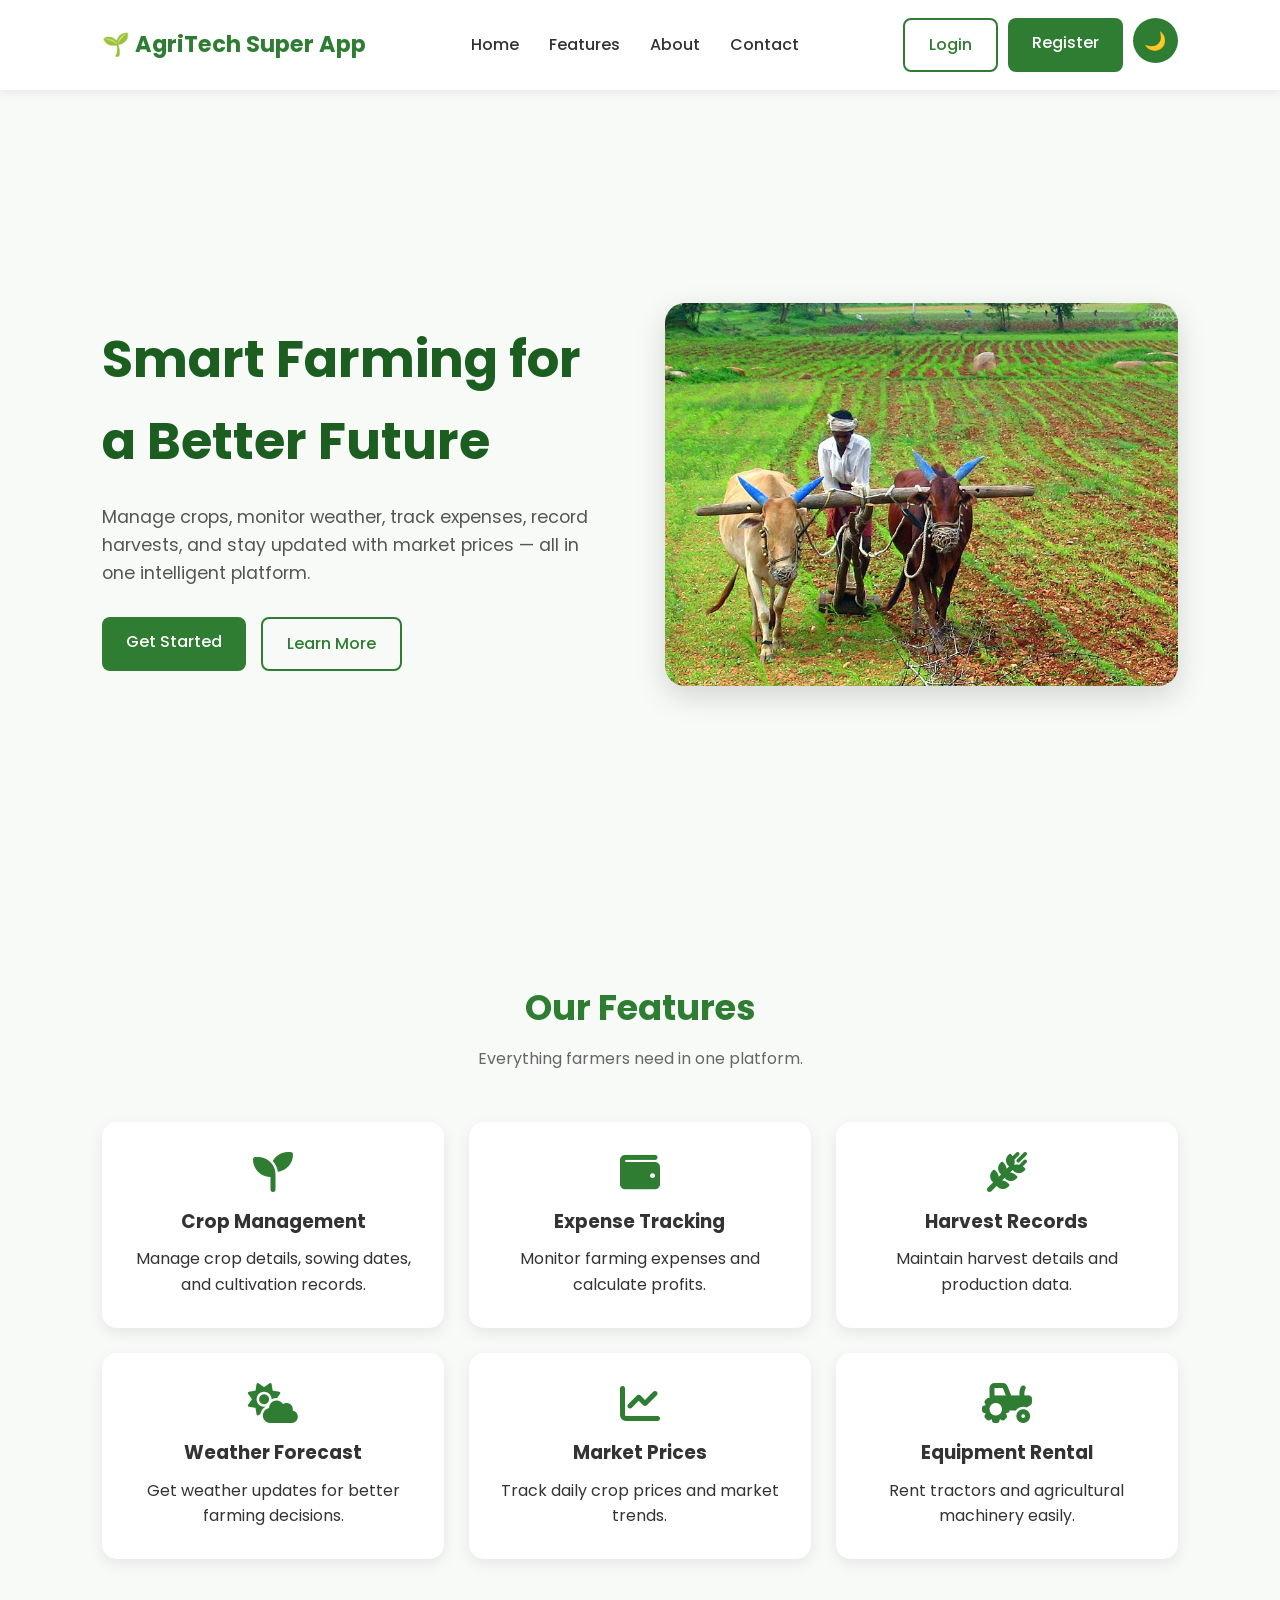
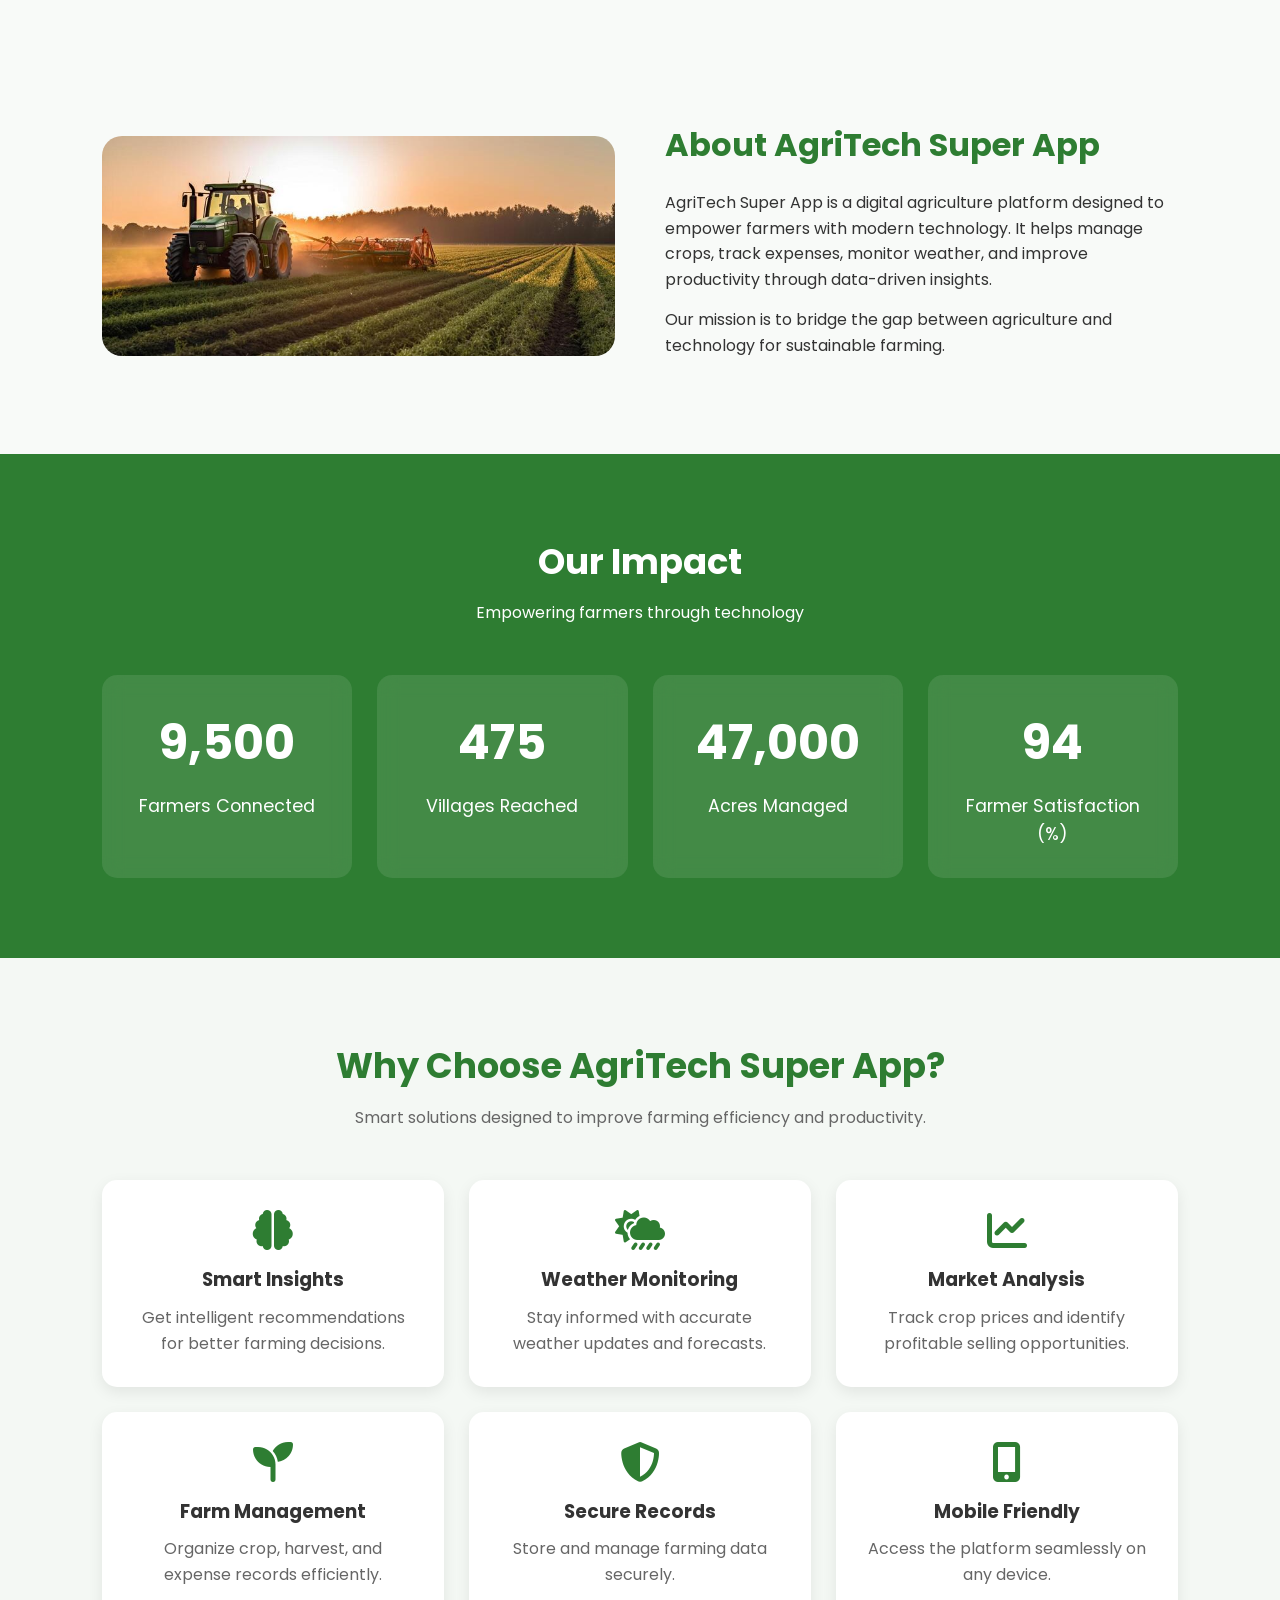
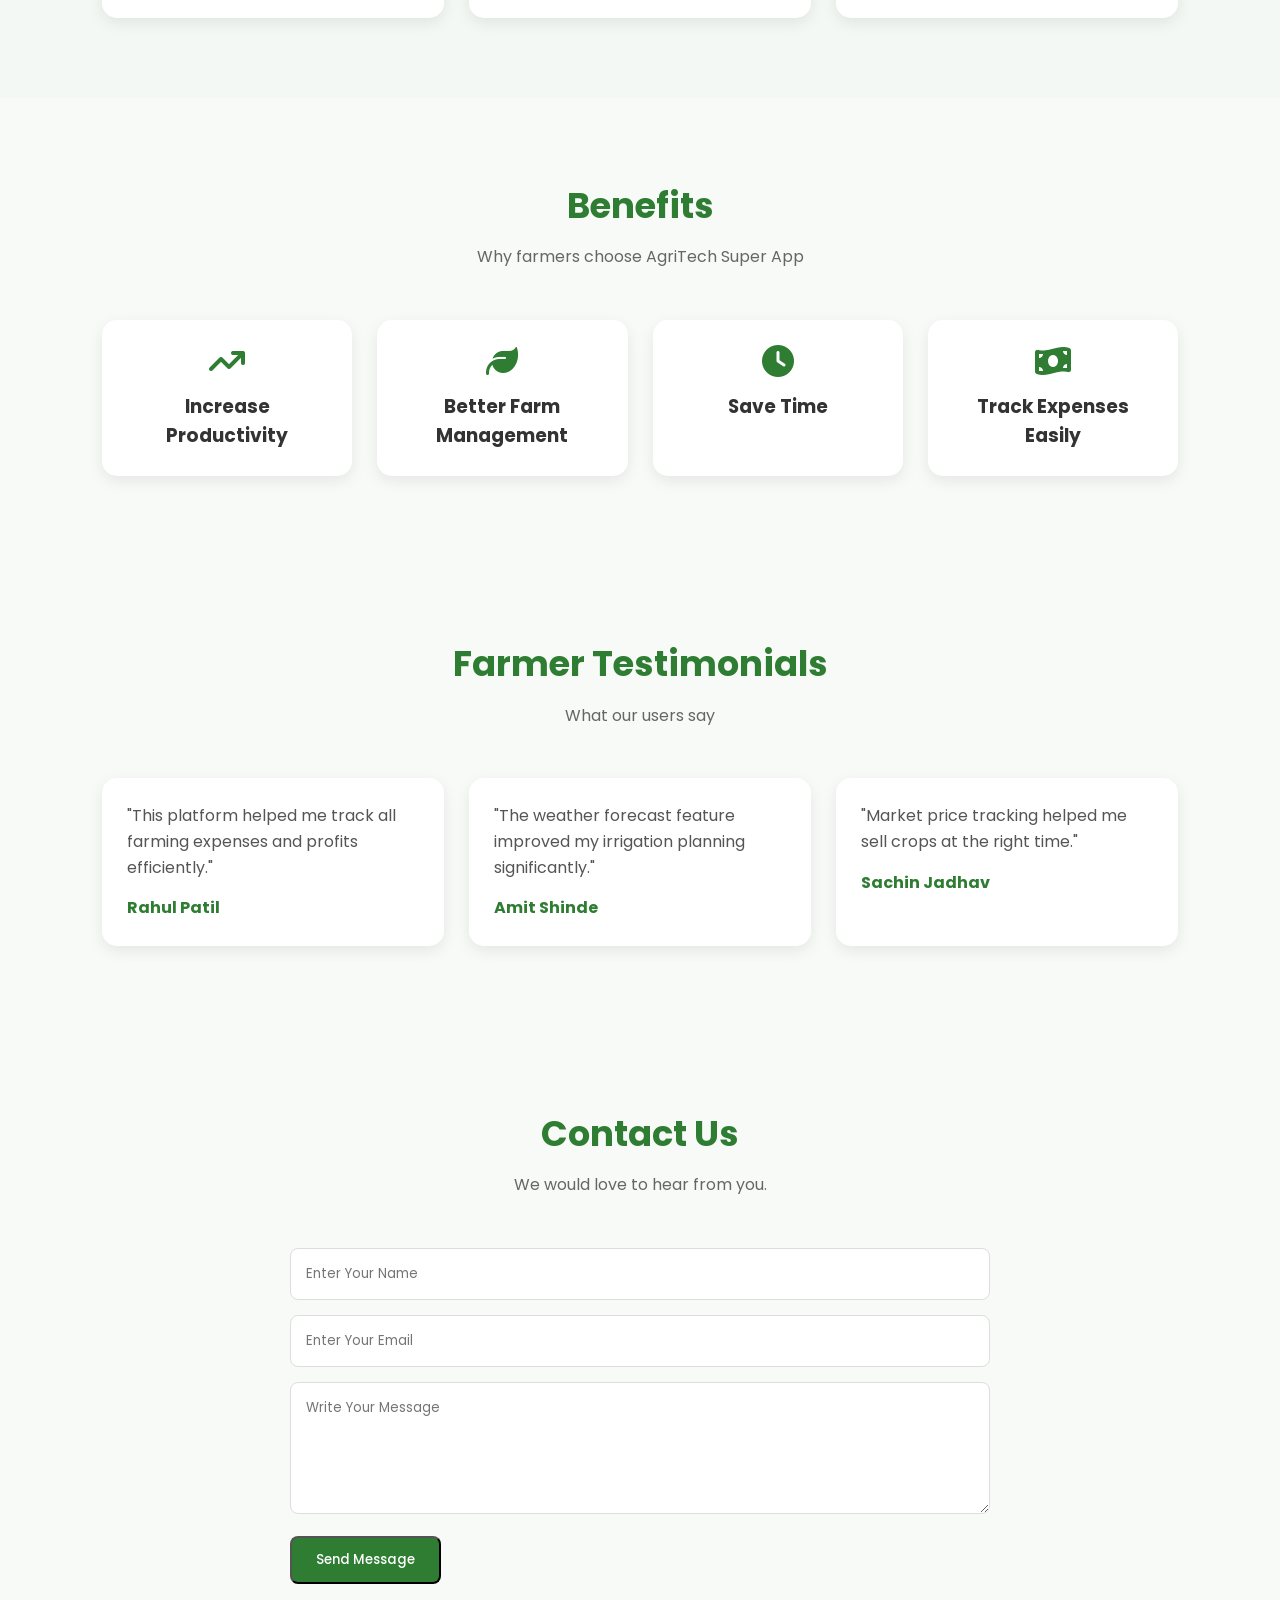
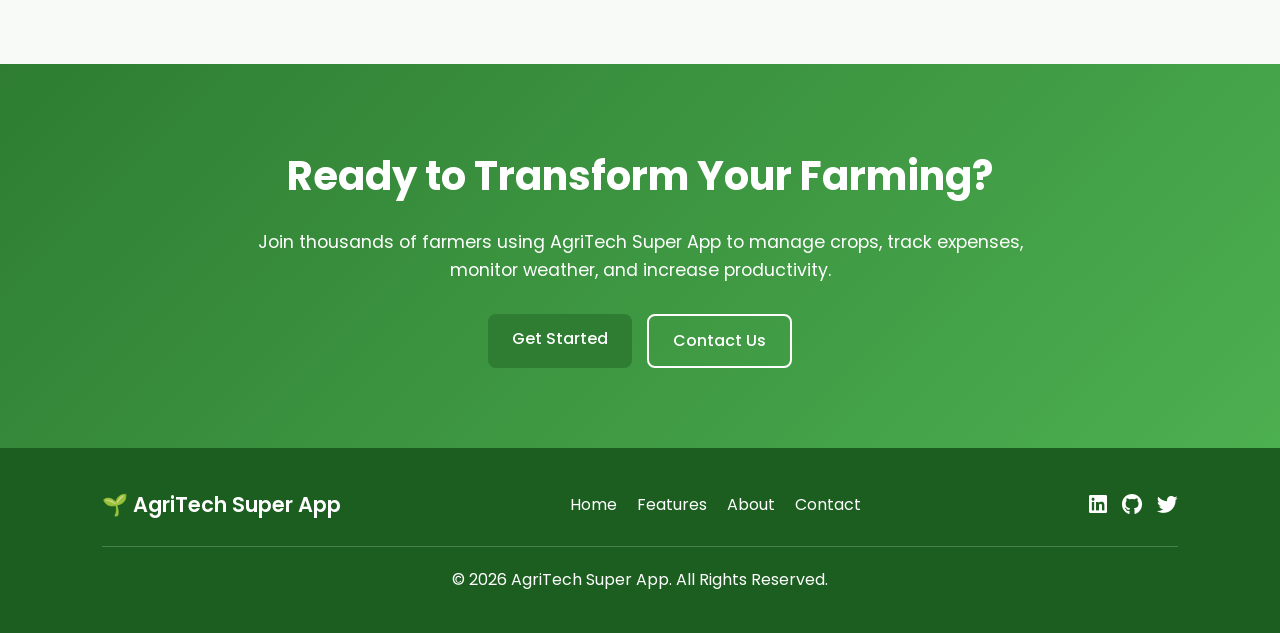
<file: index.html>
<!DOCTYPE html>
<html lang="en">
<head>
    <meta charset="UTF-8">
    <link rel="stylesheet" href="css/style.css">
    <link rel="stylesheet"
href="https://cdnjs.cloudflare.com/ajax/libs/font-awesome/6.5.1/css/all.min.css">
    <meta name="viewport" content="width=device-width, initial-scale=1.0">
    <title>Document</title>
</head>
<body>

    <header>
        <nav class="navbar">
            <div class="logo">
                🌱 AgriTech Super App
            </div>

            <ul class="nav-links" id="navLinks">
                <li><a href="#home">Home</a></li>
                <li><a href="#features">Features</a></li>
                <li><a href="#about">About</a></li>
                <li><a href="#contact">Contact</a></li>
            </ul>

            <div class="nav-buttons">
                <a href="login.html" class="btn login-btn">Login</a>
                <a href="register.html" class="btn register-btn">Register</a>

                <button id="theme-toggle" class="theme-btn">
                    🌙
                </button>
            </div>
            
    <div class="hamburger" id="hamburger">
        <span></span>
        <span></span>
        <span></span>
    </div>

        </nav>
    </header>

    <!-- ================= HERO SECTION ================= -->
    <section class="hero" id="home">
        <div class="hero-content">
            <h1>Smart Farming for a Better Future</h1>

            <p>
                Manage crops, monitor weather, track expenses,
                record harvests, and stay updated with market prices —
                all in one intelligent platform.
            </p>

            <div class="hero-buttons">
                <a href="register.html" class="btn primary-btn">
                    Get Started
                </a>

                <a href="#features" class="btn secondary-btn">
                    Learn More
                </a>
            </div>
        </div>

        <div class="hero-image">
            <img src="assets/images/home_Farming.jpg"
                alt="home_Farming">
        </div>
    </section>

    <!-- ================= FEATURES SECTION ================= -->
    <section class="features" id="features">

        <div class="section-title">
            <h2>Our Features</h2>
            <p>Everything farmers need in one platform.</p>
        </div>

        <div class="feature-container">

            <div class="feature-card">
                <i class="fas fa-seedling"></i>
                <h3>Crop Management</h3>
                <p>
                    Manage crop details, sowing dates,
                    and cultivation records.
                </p>
            </div>

            <div class="feature-card">
                <i class="fas fa-wallet"></i>
                <h3>Expense Tracking</h3>
                <p>
                    Monitor farming expenses and calculate profits.
                </p>
            </div>

            <div class="feature-card">
                <i class="fas fa-wheat-awn"></i>
                <h3>Harvest Records</h3>
                <p>
                    Maintain harvest details and production data.
                </p>
            </div>

            <div class="feature-card">
                <i class="fas fa-cloud-sun"></i>
                <h3>Weather Forecast</h3>
                <p>
                    Get weather updates for better farming decisions.
                </p>
            </div>

            <div class="feature-card">
                <i class="fas fa-chart-line"></i>
                <h3>Market Prices</h3>
                <p>
                    Track daily crop prices and market trends.
                </p>
            </div>

            <div class="feature-card">
                <i class="fas fa-tractor"></i>
                <h3>Equipment Rental</h3>
                <p>
                    Rent tractors and agricultural machinery easily.
                </p>
            </div>

        </div>
    </section>

    <!-- ================= ABOUT SECTION ================= -->
    <section class="about" id="about">

        <div class="about-content">

            <div class="about-image">
                <img src="assets/images/about.jpg"
                    alt="About Agriculture">
            </div>

            <div class="about-text">
                <h2>About AgriTech Super App</h2>

                <p>
                    AgriTech Super App is a digital agriculture platform
                    designed to empower farmers with modern technology.
                    It helps manage crops, track expenses, monitor weather,
                    and improve productivity through data-driven insights.
                </p>

                <p>
                    Our mission is to bridge the gap between agriculture
                    and technology for sustainable farming.
                </p>
            </div>

        </div>

    </section>

    <!-- ================= STATS SECTION ================= -->

<section class="stats">

    <div class="section-title">
        <h2>Our Impact</h2>
        <p>Empowering farmers through technology</p>
    </div>

    <div class="stats-container">

        <div class="stat-card">
            <h3 class="counter" data-target="10000">0</h3>
            <p>Farmers Connected</p>
        </div>

        <div class="stat-card">
            <h3 class="counter" data-target="500">0</h3>
            <p>Villages Reached</p>
        </div>

        <div class="stat-card">
            <h3 class="counter" data-target="50000">0</h3>
            <p>Acres Managed</p>
        </div>

        <div class="stat-card">
            <h3 class="counter" data-target="95">0</h3>
            <p>Farmer Satisfaction (%)</p>
        </div>

    </div>

</section>

<!-- ================= WHY CHOOSE US ================= -->

<section class="why-us">

    <div class="section-title">
        <h2>Why Choose AgriTech Super App?</h2>
        <p>
            Smart solutions designed to improve farming efficiency and productivity.
        </p>
    </div>

    <div class="why-container">

        <div class="why-card">
            <i class="fas fa-brain"></i>
            <h3>Smart Insights</h3>
            <p>
                Get intelligent recommendations for better farming decisions.
            </p>
        </div>

        <div class="why-card">
            <i class="fas fa-cloud-sun-rain"></i>
            <h3>Weather Monitoring</h3>
            <p>
                Stay informed with accurate weather updates and forecasts.
            </p>
        </div>

        <div class="why-card">
            <i class="fas fa-chart-line"></i>
            <h3>Market Analysis</h3>
            <p>
                Track crop prices and identify profitable selling opportunities.
            </p>
        </div>

        <div class="why-card">
            <i class="fas fa-seedling"></i>
            <h3>Farm Management</h3>
            <p>
                Organize crop, harvest, and expense records efficiently.
            </p>
        </div>

        <div class="why-card">
            <i class="fas fa-shield-alt"></i>
            <h3>Secure Records</h3>
            <p>
                Store and manage farming data securely.
            </p>
        </div>

        <div class="why-card">
            <i class="fas fa-mobile-alt"></i>
            <h3>Mobile Friendly</h3>
            <p>
                Access the platform seamlessly on any device.
            </p>
        </div>

    </div>

</section>

    <!-- ================= BENEFITS SECTION ================= -->
    <section class="benefits">

        <div class="section-title">
            <h2>Benefits</h2>
            <p>Why farmers choose AgriTech Super App</p>
        </div>

        <div class="benefit-container">

            <div class="benefit-card">
                <i class="fas fa-arrow-trend-up"></i>
                <h3>Increase Productivity</h3>
            </div>

            <div class="benefit-card">
                <i class="fas fa-leaf"></i>
                <h3>Better Farm Management</h3>
            </div>

            <div class="benefit-card">
                <i class="fas fa-clock"></i>
                <h3>Save Time</h3>
            </div>

            <div class="benefit-card">
                <i class="fas fa-money-bill-wave"></i>
                <h3>Track Expenses Easily</h3>
            </div>

        </div>

    </section>

    <!-- ================= TESTIMONIALS ================= -->
    <section class="testimonials">

        <div class="section-title">
            <h2>Farmer Testimonials</h2>
            <p>What our users say</p>
        </div>

        <div class="testimonial-container">

            <div class="testimonial-card">
                <p>
                    "This platform helped me track all farming expenses
                    and profits efficiently."
                </p>

                <h4>Rahul Patil</h4>
            </div>

            <div class="testimonial-card">
                <p>
                    "The weather forecast feature improved my irrigation
                    planning significantly."
                </p>

                <h4>Amit Shinde</h4>
            </div>

            <div class="testimonial-card">
                <p>
                    "Market price tracking helped me sell crops at
                    the right time."
                </p>

                <h4>Sachin Jadhav</h4>
            </div>

        </div>

    </section>

    <!-- ================= CONTACT SECTION ================= -->
    <section class="contact" id="contact">

        <div class="section-title">
            <h2>Contact Us</h2>
            <p>We would love to hear from you.</p>
        </div>

        <form class="contact-form">

            <input type="text"
                placeholder="Enter Your Name"
                required>

            <input type="email"
                placeholder="Enter Your Email"
                required>

            <textarea rows="5"
                placeholder="Write Your Message"
                required></textarea>

            <button type="submit" class="btn primary-btn">
                Send Message
            </button>

        </form>

    </section>

    <!-- ================= CTA SECTION ================= -->

<section class="cta">

    <div class="cta-content">

        <h2>Ready to Transform Your Farming?</h2>

        <p>
            Join thousands of farmers using AgriTech Super App
            to manage crops, track expenses, monitor weather,
            and increase productivity.
        </p>

        <div class="cta-buttons">

            <a href="register.html" class="btn primary-btn">
                Get Started
            </a>

            <a href="#contact" class="btn secondary-btn">
                Contact Us
            </a>

        </div>

    </div>

</section>

    <!-- ================= FOOTER ================= -->
    <footer>

        <div class="footer-content">

            <div class="footer-logo">
                🌱 AgriTech Super App
            </div>

            <div class="footer-links">
                <a href="#home">Home</a>
                <a href="#features">Features</a>
                <a href="#about">About</a>
                <a href="#contact">Contact</a>
            </div>

            <div class="social-icons">
                <a href="#"><i class="fab fa-linkedin"></i></a>
                <a href="#"><i class="fab fa-github"></i></a>
                <a href="#"><i class="fab fa-twitter"></i></a>
            </div>

        </div>

        <p class="copyright">
            © 2026 AgriTech Super App. All Rights Reserved.
        </p>

    </footer>

    <script src="js/script.js"></script>

    
</body>
</html>
</file>
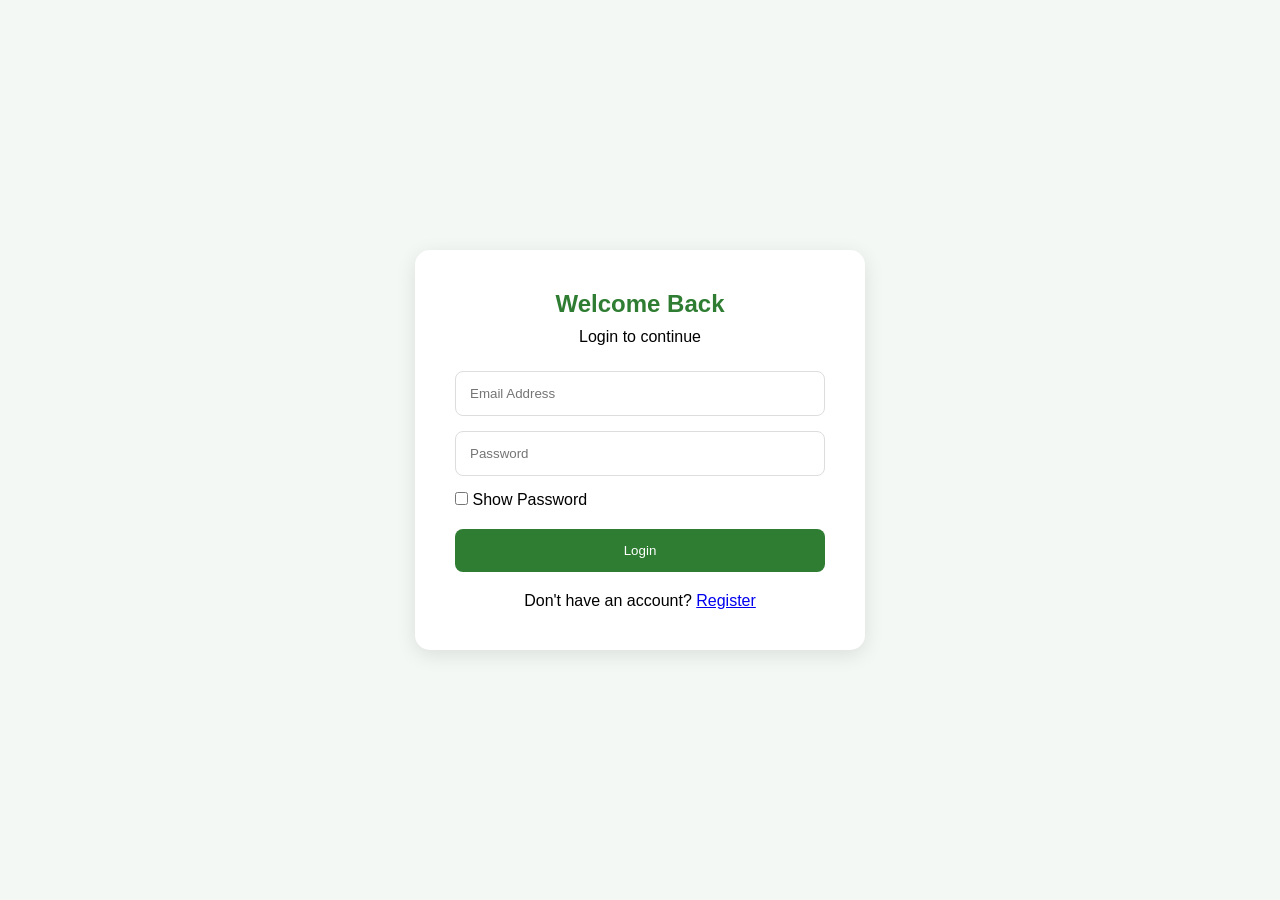
<file: login.html>
<!DOCTYPE html>
<html lang="en">
<head>

    <meta charset="UTF-8">
    <meta name="viewport"
          content="width=device-width, initial-scale=1.0">

    <title>Login | AgriTech Super App</title>

    <link rel="stylesheet" href="css/auth.css">

</head>
<body>

<div class="auth-container">

    <div class="auth-card">

        <h2>Welcome Back</h2>

        <p>Login to continue</p>

        <form id="loginForm">

            <div class="form-group">
                <input
                    type="email"
                    id="email"
                    placeholder="Email Address"
                    required>
            </div>

            <div class="form-group">
                <input
                    type="password"
                    id="password"
                    placeholder="Password"
                    required>
            </div>

            <div class="checkbox">

                <input
                    type="checkbox"
                    id="showPassword">

                <label for="showPassword">
                    Show Password
                </label>

            </div>

            <button
                type="submit"
                class="register-btn">

                Login

            </button>

        </form>

        <div class="login-link">

            Don't have an account?

            <a href="register.html">
                Register
            </a>

        </div>

    </div>

</div>

<script src="js/login.js"></script>

</body>
</html>
</file>
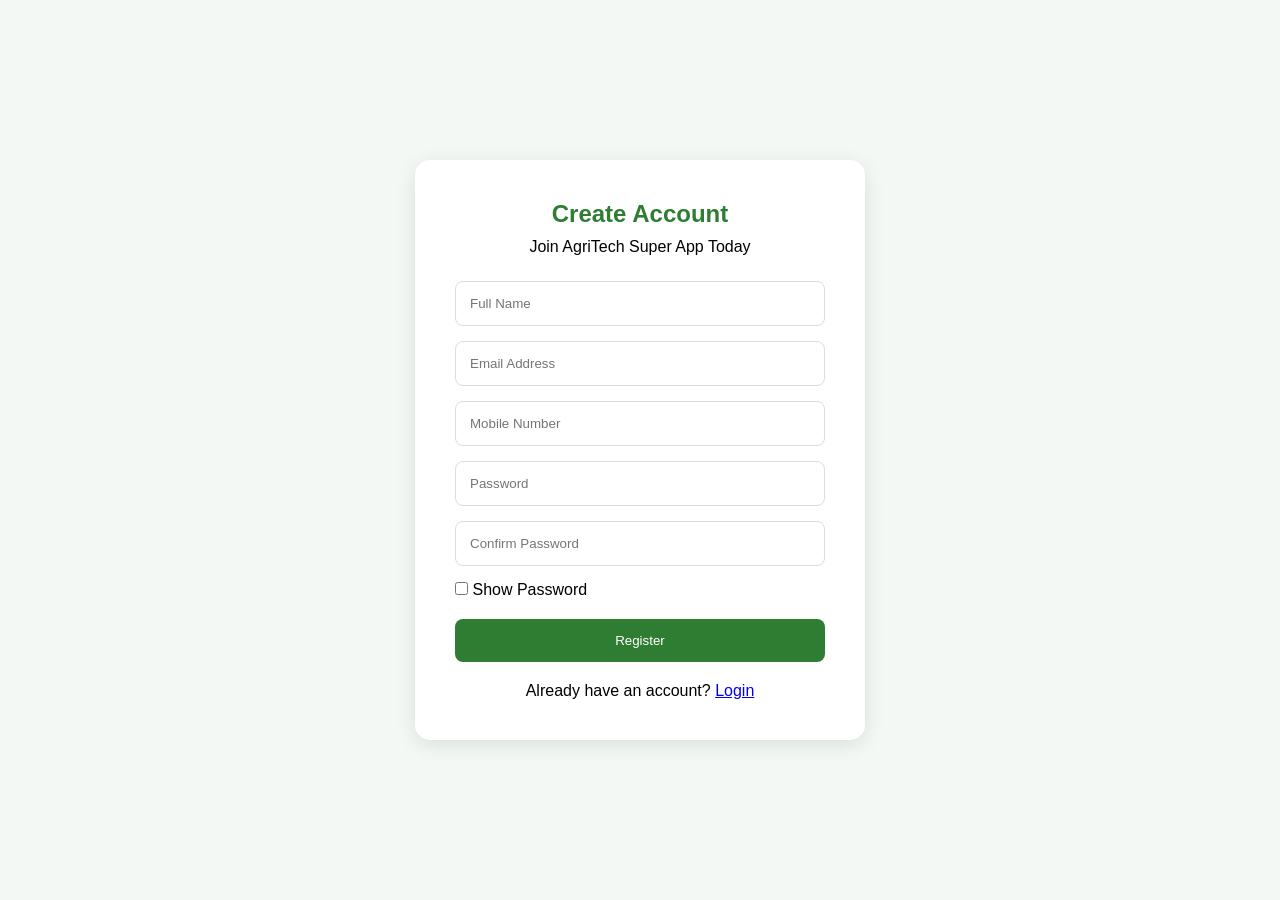
<file: register.html>
<!DOCTYPE html>
<html lang="en">
<head>

    <meta charset="UTF-8">
    <meta name="viewport"
          content="width=device-width, initial-scale=1.0">

    <title>Register | AgriTech Super App</title>

    <link rel="stylesheet" href="css/auth.css">

</head>
<body>

<div class="auth-container">

    <div class="auth-card">

        <h2>Create Account</h2>

        <p>Join AgriTech Super App Today</p>

        <form id="registerForm">

            <div class="form-group">
                <input
                    type="text"
                    id="name"
                    placeholder="Full Name"
                    required>
            </div>

            <div class="form-group">
                <input
                    type="email"
                    id="email"
                    placeholder="Email Address"
                    required>
            </div>

            <div class="form-group">
                <input
                    type="tel"
                    id="mobile"
                    placeholder="Mobile Number"
                    required>
            </div>

            <div class="form-group">
                <input
                    type="password"
                    id="password"
                    placeholder="Password"
                    required>
            </div>

            <div class="form-group">
                <input
                    type="password"
                    id="confirmPassword"
                    placeholder="Confirm Password"
                    required>
            </div>

            <div class="checkbox">
                <input type="checkbox"
                       id="showPassword">

                <label for="showPassword">
                    Show Password
                </label>
            </div>

            <button type="submit"
                    class="register-btn">

                Register
            </button>

        </form>

        <div class="login-link">

            Already have an account?

            <a href="login.html">
                Login
            </a>

        </div>

    </div>

</div>

<script src="js/register.js"></script>

</body>
</html>
</file>
<file: css/style.css>
/* 
   GOOGLE FONT
 */
@import url('https://fonts.googleapis.com/css2?family=Poppins:wght@300;400;500;600;700&display=swap');

/* ===============================
   RESET
================================= */
*{
    margin:0;
    padding:0;
    box-sizing:border-box;
    font-family:'Poppins',sans-serif;
    scroll-behavior:smooth;
}

body{
    background:#f8faf8;
    color:#333;
    line-height:1.6;
}

a{
    text-decoration:none;
}

ul{
    list-style:none;
}

img{
    width:100%;
    display:block;
}

/* ===============================
   COMMON
================================= */

section{
    padding:80px 8%;
}

.section-title{
    text-align:center;
    margin-bottom:50px;
}

.section-title h2{
    font-size:2.2rem;
    color:#2e7d32;
    margin-bottom:10px;
}

.section-title p{
    color:#666;
}

.btn{
    display:inline-block;
    padding:12px 24px;
    border-radius:8px;
    transition:0.3s;
    font-weight:500;
}

.primary-btn{
    background:#2e7d32;
    color:#fff;
}

.primary-btn:hover{
    background:#1b5e20;
}

.secondary-btn{
    border:2px solid #2e7d32;
    color:#2e7d32;
}

.secondary-btn:hover{
    background:#2e7d32;
    color:#fff;
}

/* ===============================
   NAVBAR
================================= */

header{
    width:100%;
    background:#fff;
    position:sticky;
    top:0;
    z-index:1000;
    box-shadow:0 2px 10px rgba(0,0,0,0.08);
}

.navbar{
    display:flex;
    justify-content:space-between;
    align-items:center;
    padding:18px 8%;
}

.logo{
    font-size:1.4rem;
    font-weight:700;
    color:#2e7d32;
}

.nav-links{
    display:flex;
    gap:30px;
}

.nav-links a{
    color:#333;
    font-weight:500;
}

.nav-links a:hover{
    color:#2e7d32;
}

.nav-buttons{
    display:flex;
    gap:10px;
}

.login-btn{
    border:2px solid #2e7d32;
    color:#2e7d32;
}

.login-btn:hover{
    background:#2e7d32;
    color:white;
}

.register-btn{
    background:#2e7d32;
    color:white;
}

.register-btn:hover{
    background:#1b5e20;
}

/* ===============================
   HERO SECTION
================================= */

.hero{
    min-height:90vh;
    display:flex;
    justify-content:space-between;
    align-items:center;
    gap:50px;
}

.hero-content{
    flex:1;
}

.hero-content h1{
    font-size:3.2rem;
    color:#1b5e20;
    margin-bottom:20px;
}

.hero-content p{
    font-size:1.1rem;
    color:#555;
    margin-bottom:30px;
}

.hero-buttons{
    display:flex;
    gap:15px;
}

.hero-image{
    flex:1;
}

.hero-image img{
    border-radius:20px;
    box-shadow:0 10px 30px rgba(0,0,0,0.15);
}

/* ===============================
   FEATURES
================================= */

.feature-container{
    display:grid;
    grid-template-columns:repeat(auto-fit,minmax(280px,1fr));
    gap:25px;
}

.feature-card{
    background:#fff;
    padding:30px;
    text-align:center;
    border-radius:15px;
    box-shadow:0 5px 15px rgba(0,0,0,0.08);
    transition:0.3s;
}

.feature-card:hover{
    transform:translateY(-8px);
}

.feature-card i{
    font-size:2.5rem;
    color:#2e7d32;
    margin-bottom:15px;
}

.feature-card h3{
    margin-bottom:10px;
}

/* ===============================
   ABOUT
================================= */

.about-content{
    display:flex;
    align-items:center;
    gap:50px;
}

.about-image{
    flex:1;
}

.about-image img{
    border-radius:20px;
}

.about-text{
    flex:1;
}

.about-text h2{
    color:#2e7d32;
    margin-bottom:20px;
    font-size:2rem;
}

.about-text p{
    margin-bottom:15px;
}

/* ===============================
   BENEFITS
================================= */

.benefit-container{
    display:grid;
    grid-template-columns:repeat(auto-fit,minmax(220px,1fr));
    gap:25px;
}

.benefit-card{
    background:white;
    padding:25px;
    text-align:center;
    border-radius:15px;
    box-shadow:0 5px 15px rgba(0,0,0,0.08);
    transition:0.3s;
}

.benefit-card:hover{
    transform:scale(1.05);
}

.benefit-card i{
    font-size:2rem;
    color:#2e7d32;
    margin-bottom:15px;
}

/* ===============================
   TESTIMONIALS
================================= */

.testimonial-container{
    display:grid;
    grid-template-columns:repeat(auto-fit,minmax(300px,1fr));
    gap:25px;
}

.testimonial-card{
    background:white;
    padding:25px;
    border-radius:15px;
    box-shadow:0 5px 15px rgba(0,0,0,0.08);
}

.testimonial-card p{
    margin-bottom:15px;
    color:#555;
}

.testimonial-card h4{
    color:#2e7d32;
}

/* ===============================
   CONTACT
================================= */

.contact-form{
    max-width:700px;
    margin:auto;
}

.contact-form input,
.contact-form textarea{
    width:100%;
    padding:15px;
    margin-bottom:15px;
    border:1px solid #ddd;
    border-radius:8px;
    outline:none;
}

.contact-form input:focus,
.contact-form textarea:focus{
    border-color:#2e7d32;
}

/* ===============================
   FOOTER
================================= */

footer{
    background:#1b5e20;
    color:white;
    padding:40px 8%;
}

.footer-content{
    display:flex;
    justify-content:space-between;
    align-items:center;
    flex-wrap:wrap;
    gap:20px;
}

.footer-logo{
    font-size:1.3rem;
    font-weight:600;
}

.footer-links{
    display:flex;
    gap:20px;
}

.footer-links a{
    color:white;
}

.footer-links a:hover{
    color:#c8e6c9;
}

.social-icons{
    display:flex;
    gap:15px;
}

.social-icons a{
    color:white;
    font-size:1.3rem;
}

.social-icons a:hover{
    color:#c8e6c9;
}

.copyright{
    text-align:center;
    margin-top:25px;
    border-top:1px solid rgba(255,255,255,0.2);
    padding-top:20px;
}

/* ===============================
   RESPONSIVE
================================= */

@media(max-width:992px){

    .hero{
        flex-direction:column;
        text-align:center;
    }

    .hero-buttons{
        justify-content:center;
    }

    .about-content{
        flex-direction:column;
    }
}

@media(max-width:768px){

    .navbar{
        flex-direction:column;
        gap:15px;
    }

    .nav-links{
        flex-wrap:wrap;
        justify-content:center;
    }

    .hero-content h1{
        font-size:2.3rem;
    }

    .section-title h2{
        font-size:1.8rem;
    }
}

@media(max-width:480px){

    .hero-content h1{
        font-size:1.8rem;
    }

    .hero-buttons{
        flex-direction:column;
    }

    .btn{
        width:100%;
        text-align:center;
    }
}

/* Theme Toggle Button */

.theme-btn{
    border:none;
    background:#2e7d32;
    color:white;
    width:45px;
    height:45px;
    border-radius:50%;
    cursor:pointer;
    font-size:18px;
    transition:0.3s;
}

.theme-btn:hover{
    transform:rotate(180deg);
}



/* ==========================
   DARK MODE
========================== */

.dark-mode{
    background:#121212;
    color:#ffffff;
}

.dark-mode header{
    background:#1e1e1e;
}

.dark-mode .navbar{
    background:#1e1e1e;
}

.dark-mode .nav-links a{
    color:#ffffff;
}

.dark-mode .feature-card,
.dark-mode .benefit-card,
.dark-mode .testimonial-card{
    background:#222;
    color:#ffffff;
}

.dark-mode .about-text p,
.dark-mode .hero-content p,
.dark-mode .section-title p{
    color:#cccccc;
}

.dark-mode .contact-form input,
.dark-mode .contact-form textarea{
    background:#222;
    color:white;
    border:1px solid #444;
}

.dark-mode footer{
    background:#000;
}

.dark-mode .logo,
.dark-mode .section-title h2,
.dark-mode .about-text h2{
    color:#81c784;
}



/* ==========================
   HAMBURGER MENU
========================== */

.hamburger{
    display:none;
    flex-direction:column;
    cursor:pointer;
    gap:5px;
}

.hamburger span{
    width:28px;
    height:3px;
    background:#2e7d32;
    border-radius:5px;
}

/* Mobile */

@media(max-width:768px){

    .navbar{
        position:relative;
    }

    .hamburger{
        display:flex;
    }

    .nav-links{
        position:absolute;
        top:80px;
        left:-100%;
        width:100%;
        background:white;
        flex-direction:column;
        text-align:center;
        padding:20px 0;
        transition:0.4s;
        box-shadow:0 5px 15px rgba(0,0,0,0.1);
    }

    .nav-links.active{
        left:0;
    }

    .nav-buttons{
        display:none;
    }

}
.dark-mode .nav-links{
    background:#1e1e1e;
}

.dark-mode .hamburger span{
    background:#81c784;
}


/* ==========================
   STATS SECTION
========================== */

.stats{
    background:#2e7d32;
    color:white;
}

.stats .section-title h2,
.stats .section-title p{
    color:white;
}

.stats-container{
    display:grid;
    grid-template-columns:repeat(auto-fit,minmax(220px,1fr));
    gap:25px;
}

.stat-card{
    background:rgba(255,255,255,0.1);
    backdrop-filter:blur(10px);
    text-align:center;
    padding:30px;
    border-radius:15px;
}

.stat-card h3{
    font-size:3rem;
    margin-bottom:10px;
}

.stat-card p{
    font-size:1.1rem;
}   


/* ==========================
   WHY CHOOSE US
========================== */

.why-us{
    background:#f4f8f4;
}

.why-container{
    display:grid;
    grid-template-columns:repeat(auto-fit,minmax(280px,1fr));
    gap:25px;
}

.why-card{
    background:white;
    padding:30px;
    text-align:center;
    border-radius:15px;
    box-shadow:0 5px 15px rgba(0,0,0,0.08);
    transition:0.3s;
}

.why-card:hover{
    transform:translateY(-10px);
}

.why-card i{
    font-size:2.5rem;
    color:#2e7d32;
    margin-bottom:15px;
}

.why-card h3{
    margin-bottom:10px;
}

.why-card p{
    color:#666;
}



.dark-mode .why-us{
    background:#121212;
}

.dark-mode .why-card{
    background:#222;
    color:white;
}

.dark-mode .why-card p{
    color:#cccccc;
}


/* ==========================
   CTA SECTION
========================== */

.cta{
    background:linear-gradient(
        135deg,
        #2e7d32,
        #4caf50
    );

    color:white;
    text-align:center;
}

.cta-content{
    max-width:800px;
    margin:auto;
}

.cta h2{
    font-size:2.5rem;
    margin-bottom:20px;
}

.cta p{
    font-size:1.1rem;
    margin-bottom:30px;
}

.cta-buttons{
    display:flex;
    justify-content:center;
    gap:15px;
    flex-wrap:wrap;
}

.cta .secondary-btn{
    border:2px solid white;
    color:white;
}

.cta .secondary-btn:hover{
    background:white;
    color:#2e7d32;
}

.dark-mode .cta{
    background:linear-gradient(
        135deg,
        #1b5e20,
        #2e7d32
    );
}
</file>
<file: css/auth.css>
*{
    margin:0;
    padding:0;
    box-sizing:border-box;
    font-family:Poppins,sans-serif;
}

body{
    min-height:100vh;
    display:flex;
    justify-content:center;
    align-items:center;
    background:#f4f8f4;
}

.auth-container{
    width:100%;
    padding:20px;
}

.auth-card{
    max-width:450px;
    margin:auto;
    background:white;
    padding:40px;
    border-radius:15px;
    box-shadow:0 5px 20px rgba(0,0,0,0.1);
}

.auth-card h2{
    text-align:center;
    color:#2e7d32;
}

.auth-card p{
    text-align:center;
    margin:10px 0 25px;
}

.form-group{
    margin-bottom:15px;
}

.form-group input{
    width:100%;
    padding:14px;
    border:1px solid #ddd;
    border-radius:8px;
}

.register-btn{
    width:100%;
    padding:14px;
    border:none;
    background:#2e7d32;
    color:white;
    border-radius:8px;
    cursor:pointer;
    margin-top:10px;
}

.register-btn:hover{
    background:#1b5e20;
}

.checkbox{
    margin:10px 0;
}

.login-link{
    text-align:center;
    margin-top:20px;
}
</file>
